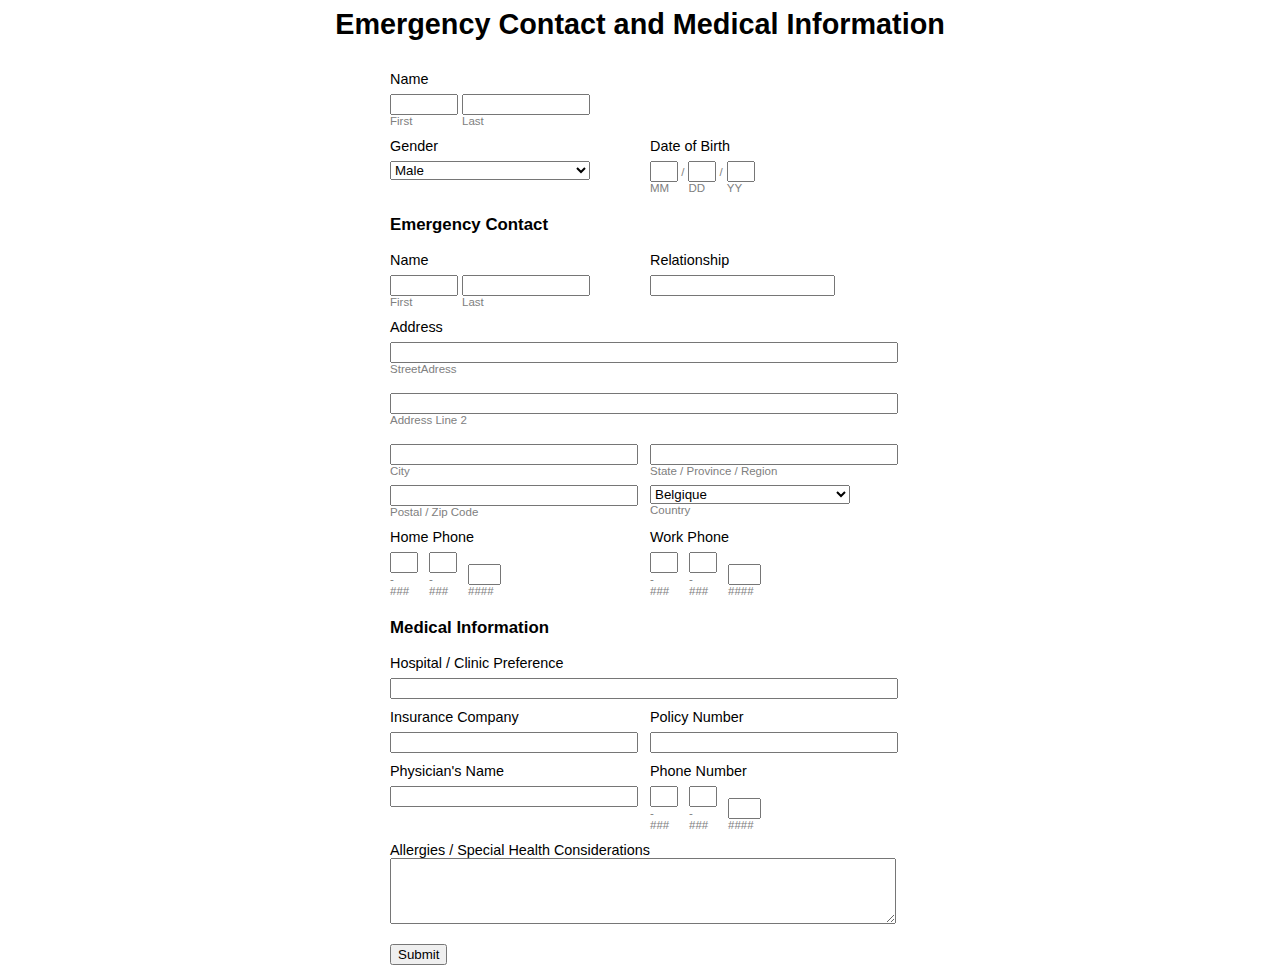
<file: 0.form-medical-information/index.html>
<!DOCTYPE html>
<html>
<head>
	<title>zero</title>
	<link rel="stylesheet" type="text/css" href="assets/style.css">
</head>
<body>
	<div class="content">

		<h1>Emergency Contact and Medical Information</h1>
		<form>
			<div class="form-div">
				<div class="row">
					<div class="col-1">
						<div class="form-group">
							<div class="form-group-title">Name</div>
							<label class="length-1">
								<input id="firstName" name="firstName">
								<p>First</p>
							</label>
							<label class="length-2">
								<input id="lastName" name="lastName">
								<p>Last</p>
							</label>
						</div>
					</div>
				</div>

			<div class="row">
				<div class="col-1">
					<div class="form-group">
						<div class="form-group-title">Gender</div>
						<label>
							<select id="gender" name="gender">
								<option value="Male">Male</option>
								<option value="Female">Female</option>
							</select>
						</label>
					</div>
				</div>
				
				<div class="col-1">
					<div class="form-group">
					<div class="form-group-title">Date of Birth</div>
						<label>
							<input id="dateMonth" name="dateMonth"> /
							<p>MM</p>
						</label>
						<label>
							<input id="dateDay" name="dateDay"> /
							<p>DD</p>
						</label>
						<label>
							<input id="dateYear" name="dateYear">
							<p>YY</p>
						</label>
					</div>
				</div>
			</div>
			<div class="form-div">

			</div>

			<div class="form-div">
				<h3>Emergency Contact</h3>
				<div class="row">
					<div class="col-1">
						<div class="form-group">
							<div class="form-group-title">Name</div>
							<label>
								<input id="firstName" name="firstName">
								<p>First</p>
							</label>
							<label>
								<input id="lastName" name="lastName">
								<p>Last</p>
							</label>
						</div>
					</div>

					<div class="col-1">
						<div class="form-group">
							<div class="form-group-title">Relationship</div>
							<label>
								<input id="relationship" name="relationship">
							</label>
						</div>
					</div>
				</div>

				<div class="row">
					<div class="col-2">
						<div class="form-group address">
							<div class="form-group-title">Address</div>
							<label>
								<input id="StreetAdress" name="StreetAdress">
								<p>StreetAdress</p>
							</label>
						</div>
					</div>
				</div>

				<div class="row">
					<div class="col-2">
						<div class="form-group address">
						<label>
							<input id="addressLine2" name="addressLine2">
							<p>Address Line 2</p>
						</label>
						</div>
					</div>
				</div>

				<div class="row">
					<div class="col-1">
						<div class="form-group address">
							<label>
								<input id="city" name="city">
								<p>City</p>
							</label>
							<label>
								<input id="postal" name="postal">
								<p>Postal / Zip Code</p>
							</label>
						</div>
					</div>
					<div class="col-1">
						<div class="form-group address">
							<label>
								<input id="state" name="state">
								<p>State / Province / Region</p>
							</label>
							<label>
								<select id="gender" name="gender">
									<option value="Belgique">Belgique</option>
									<option value="France">France</option>
								</select>
								<p>Country</p>
							</label>
						</div>
					</div>
				</div>
			
			<div class="row">
					<div class="col-1">
						<div class="form-group tel">
							<div class="form-group-title">Home Phone</div>
							<label>
								<input id="telHome1" name="telHome1"> - 
								<p>###</p>
							</label>
							<label>
								<input id="telHome2" name="telHome2"> - 
								<p>###</p>
							</label>
							<label>
								<input id="telHome3" name="telHome3">
								<p>####</p>
							</label>
						</div>
					</div>

					<div class="col-1">
						<div class="form-group tel">
							<div class="form-group-title">Work Phone</div>
							<label>
								<input id="telWork1" name="telHome1"> - 
								<p>###</p>
							</label>
							<label>
								<input id="telWork2" name="telHome2"> - 
								<p>###</p>
							</label>
							<label>
								<input id="telWork3" name="telHome3">
								<p>####</p>
							</label>
						</div>
					</div>
				</div>

			</div>

			<div class="form-div">
				<h3>Medical Information</h3>

				<div class="row">
					<div class="col-2">
						<div class="form-group address">
							<div class="form-group-title">Hospital / Clinic Preference</div>
							<label>
								<input id="StreetAdress" name="StreetAdress">
							</label>
						</div>
					</div>
				</div>

				<div class="row">
					<div class="col-1">
						<div class="form-group address">
							<div class="form-group-title">Insurance Company</div>
							<label>
								<input id="StreetAdress" name="StreetAdress">
							</label>
						</div>
					</div>
					<div class="col-1">
						<div class="form-group address">
							<div class="form-group-title">Policy Number</div>
							<label>
								<input id="StreetAdress" name="StreetAdress">
							</label>
						</div>
					</div>
				</div>

				<div class="row">
					<div class="col-1">
						<div class="form-group address">
							<div class="form-group-title">Physician's Name</div>
							<label>
								<input id="StreetAdress" name="StreetAdress">
							</label>
						</div>
					</div>
					<div class="col-1">
						<div class="form-group tel">
							<div class="form-group-title">Phone Number</div>
							<label>
								<input id="telWork1" name="telHome1"> - 
								<p>###</p>
							</label>
							<label>
								<input id="telWork2" name="telHome2"> - 
								<p>###</p>
							</label>
							<label>
								<input id="telWork3" name="telHome3">
								<p>####</p>
							</label>
						</div>
					</div>
				</div>

				<div class="row">
					<div class="col-2">
						<div class="form-group address">
							<div class="form-group-title">Allergies / Special Health Considerations</div>
							<label>
								<textarea name="allergies"> </textarea> 
							</label>
						</div>
					</div>
				</div>

				<div class="row">
					<div class="col-1">
						<input type="submit" value="Submit">
					</div>
				</div>

			</div>
			
		</form>
	</div>
</body>
</html>
</file>
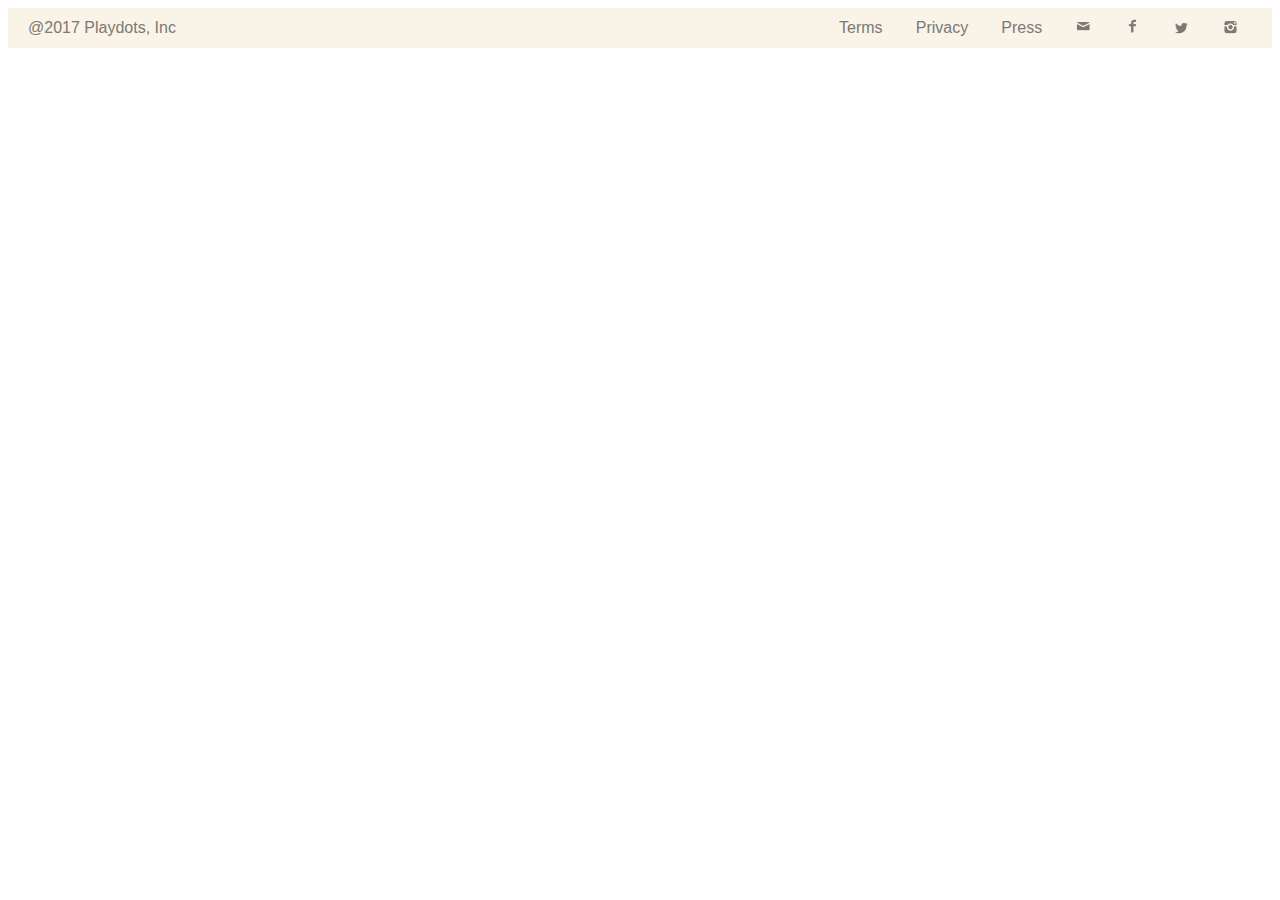
<file: 1.footer-social/index.html>
<!DOCTYPE html>
<html>
<head>
	<title>zero</title>
	<link rel="stylesheet" type="text/css" href="assets/style.css">
</head>
	<footer>
		<div>@2017 Playdots, Inc</div>
		<div>Terms</div>
		<div>Privacy</div>
		<div>Press</div>
		<div>
			<img src="mail.png" alt="">
		</div>
		<div>
			<img src="face.png" alt="">
		</div>
		<div>
			<img src="twit.png" alt="">
		</div>
		<div>
			<img src="insta.png" alt="">
		</div>
	</footer>
</html>
</file>
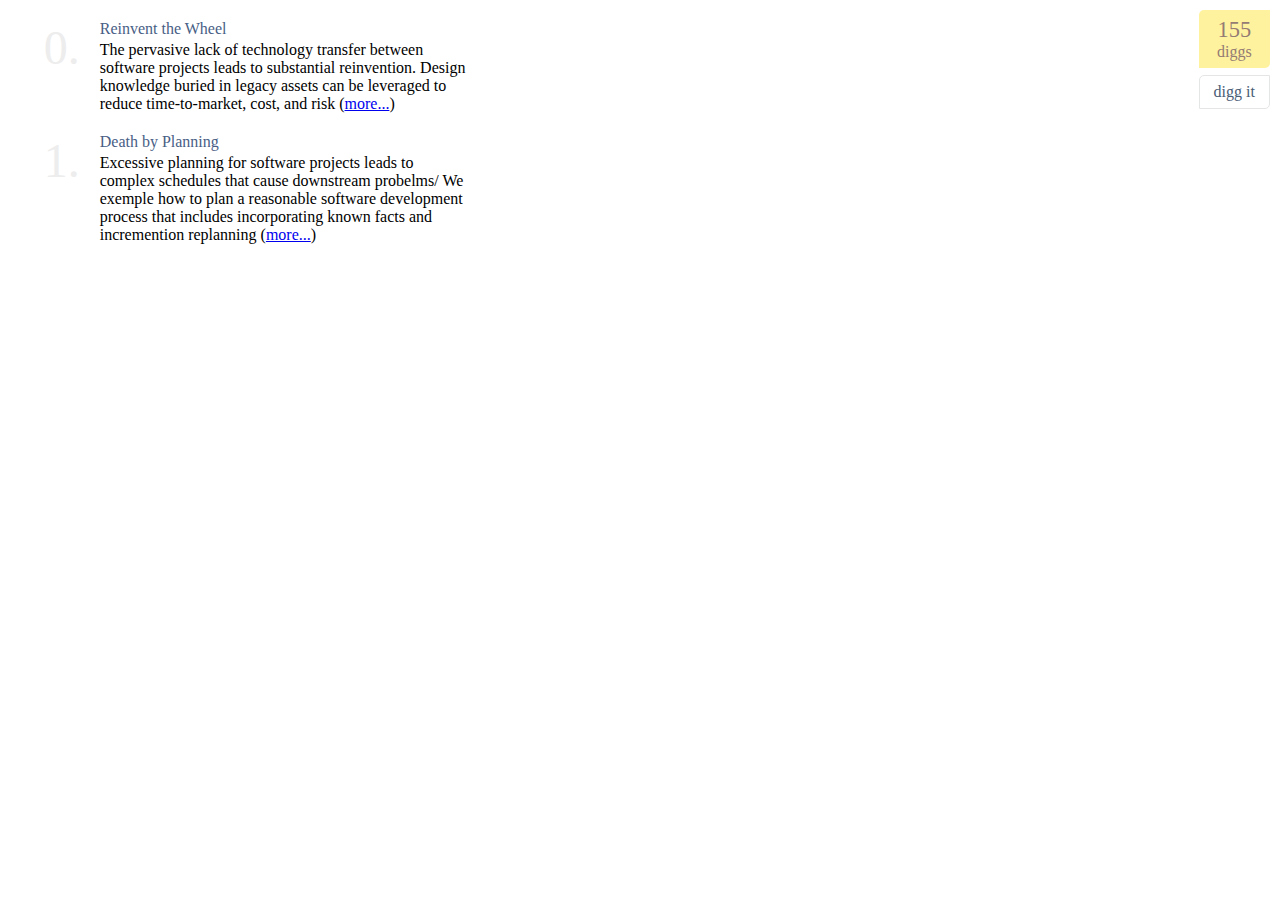
<file: 10.custom-numeric-counters/index.html>
<!DOCTYPE html>
<html lang="en">
<head>
	<meta charset="UTF-8">
	<title>diggs</title>
	<link rel="stylesheet" href="assets/style.css">
</head>
<body>
	<div class="diggs">
		<div class="numDiggs">
			<span class="num">155</span> diggs
		</div>
		<div class="button">digg it</div>
	</div>
	<div class="stories">
		<div class="story">
			<div class="numStory">0.</div>
			<div class="textStory">
				<div class="title">Reinvent the Wheel</div>
				<div class="synop">The pervasive lack of technology transfer between software projects leads to substantial reinvention. Design knowledge buried in legacy assets can be leveraged to reduce time-to-market, cost, and risk (<a href="#">more...</a>)</div>
			</div>
		</div>
		<div class="story">
			<div class="numStory">1.</div>
			<div class="textStory">
				<div class="title">Death by Planning</div>
				<div class="synop">Excessive planning for software projects leads to complex schedules that cause downstream probelms/ We exemple how to plan a reasonable software development process that includes incorporating known facts and incremention replanning (<a href="#">more...</a>)</div>
			</div>
		</div>
	</div>
	
</body>
</html>
</file>
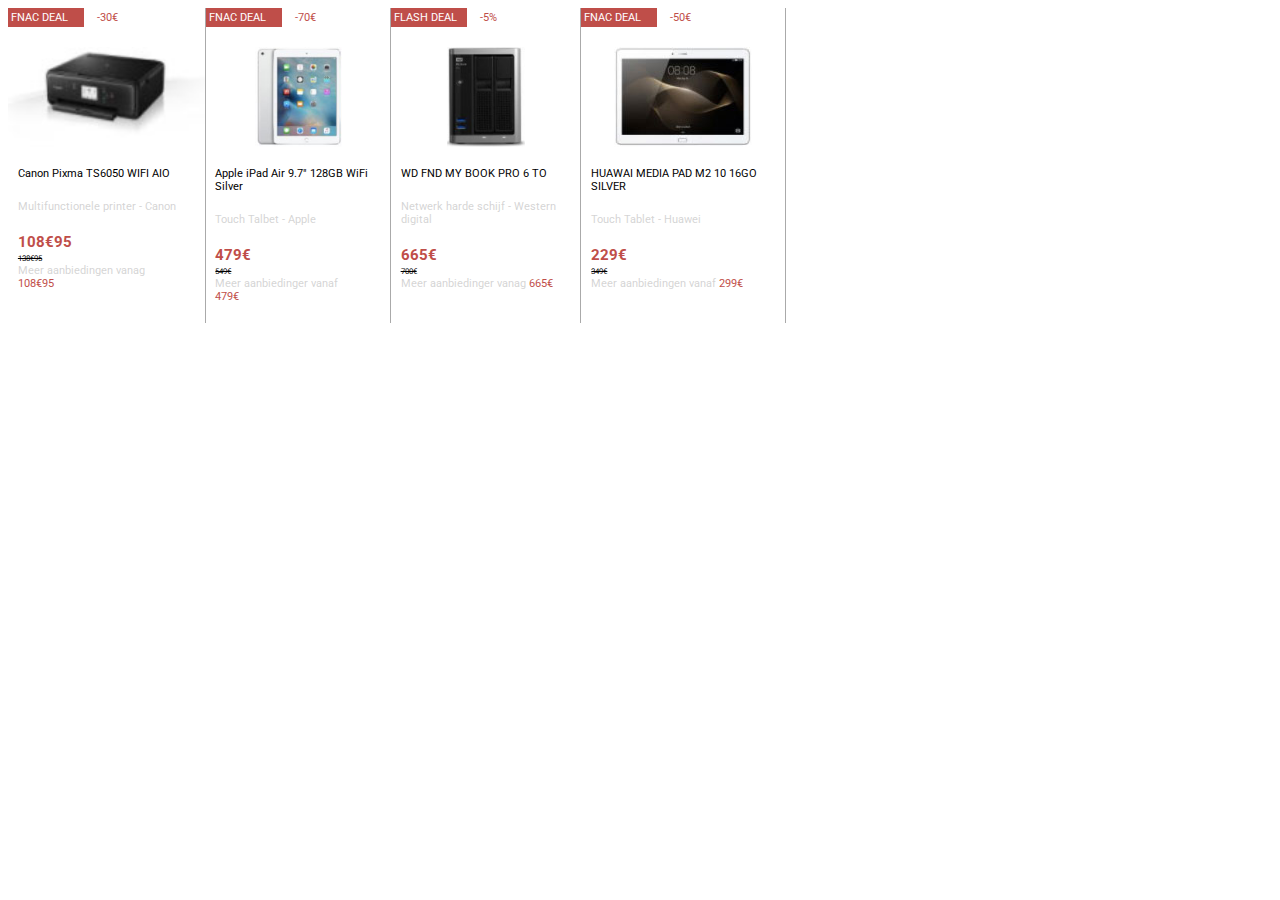
<file: 11.ecommerce-catalog/index.html>
<!DOCTYPE html>
<html lang="en">
<head>
	<meta charset="UTF-8">
	<title>amazon</title>
	<link href="https://fonts.googleapis.com/css?family=Roboto" rel="stylesheet">
	<link rel="stylesheet" href="assets/style.css">
</head>
<body>
	<div class="product">
		<div class="deal">
			<div class="fnacDeal">FNAC DEAL</div>
			<div class="reducPrice">-30€</div>
		</div>
		<div class="fiche">
			<div class="pic">
				<img src="printer.jpg" alt="" class="pic">
			</div>
			<div class="name">Canon Pixma TS6050 WIFI AIO</div>
			<div class="description">Multifunctionele printer - Canon</div>
			<div class="price">
				<div class="priceRow1">
					<span class="reduc">108€95</span>
					<div class="oldPrice">138€95</div>
				</div>
				<div class="comment">Meer aanbiedingen vanag <span class="price">108€95</span></div>
			</div>
		</div>
	</div>
	<div class="product">
		<div class="deal">
			<div class="fnacDeal">FNAC DEAL</div>
			<div class="reducPrice">-70€</div>
		</div>
		<div class="fiche">
			<div class="pic">
				<img src="tablet.jpg" alt="" class="pic">
			</div>
			<div class="name">Apple iPad Air 9.7" 128GB WiFi Silver</div>
			<div class="description">Touch Talbet - Apple</div>
			<div class="price">
				<div class="priceRow1">
					<span class="reduc">479€</span>
					<div class="oldPrice">549€</div>
				</div>
				<div class="comment">Meer aanbiedinger vanaf <span class="price">479€</span></div>
			</div>
		</div>
	</div>
	<div class="product">
		<div class="deal">
			<div class="fnacDeal">FLASH DEAL</div>
			<div class="reducPrice">-5%</div>
		</div>
		<div class="fiche">
			<div class="pic">
				<img src="harddrive.jpg" alt="" class="pic">
			</div>
			<div class="name">WD FND MY BOOK PRO 6 TO</div>
			<div class="description">Netwerk harde schijf - Western digital</div>
			<div class="price">
				<div class="priceRow1">
					<span class="reduc">665€</span>
					<div class="oldPrice">700€</div>
				</div>
				<div class="comment">Meer aanbiedinger vanag <span class="price">665€</span></div>
			</div>
		</div>
	</div>
	<div class="product">
		<div class="deal">
			<div class="fnacDeal">FNAC DEAL</div>
			<div class="reducPrice">-50€</div>
		</div>
		<div class="fiche">
			<div class="pic">
				<img src="tablet2.jpg" alt="" class="pic">
			</div>
			<div class="name">HUAWAI MEDIA PAD M2 10 16GO SILVER</div>
			<div class="description">Touch Tablet - Huawei</div>
			<div class="price">
				<div class="priceRow1">
					<span class="reduc">229€</span>
					<div class="oldPrice">349€</div>
				</div>
				<div class="comment">Meer aanbiedingen vanaf <span class="price">299€</span></div>
			</div>
		</div>
	</div>
</body>
</html>
</file>
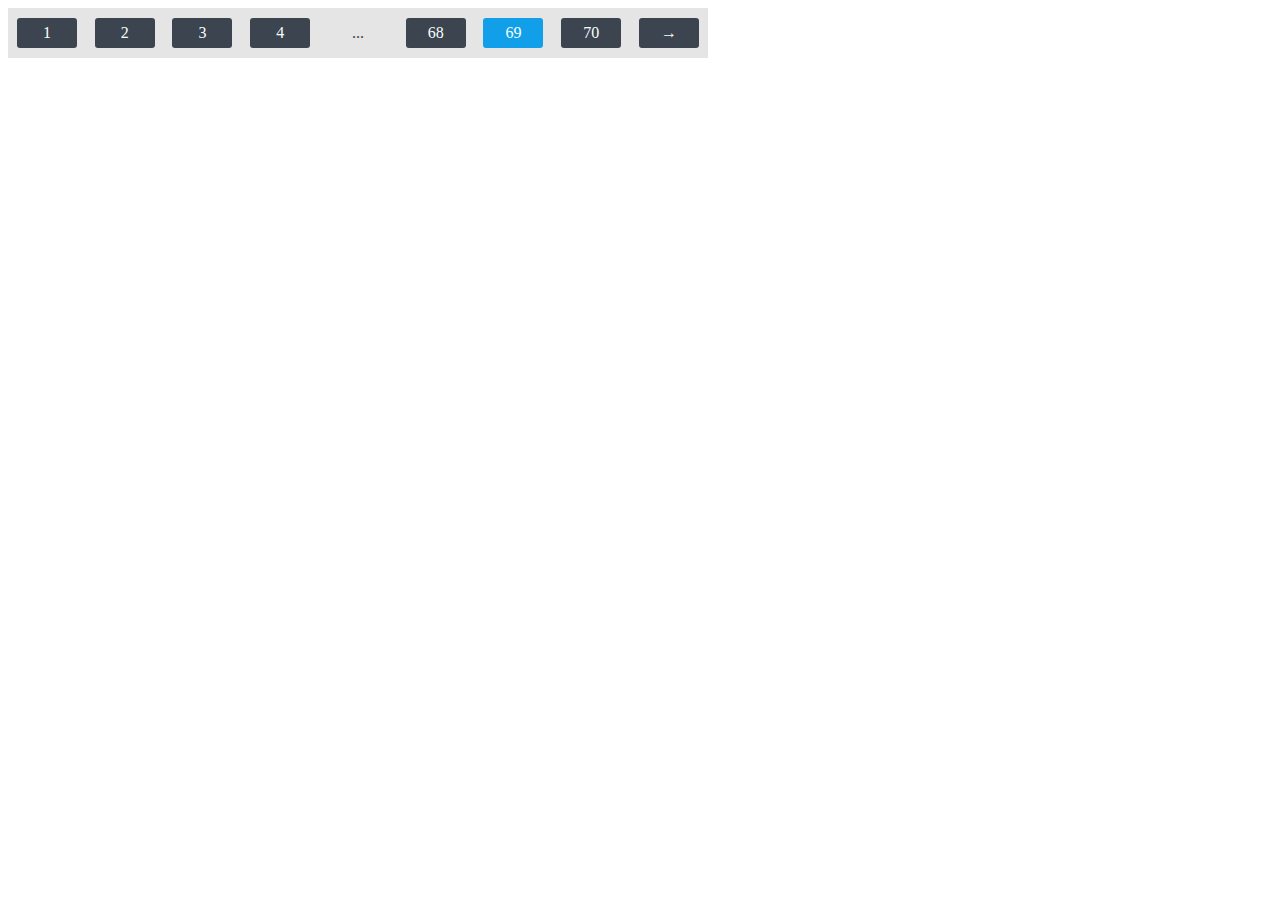
<file: 2.pagination/index.html>
<!DOCTYPE html>
<html>
<head>
	<title>zero</title>
	<link rel="stylesheet" type="text/css" href="assets/style.css">
</head>
	<footer>
		<div>1</div>
		<div>2</div>
		<div>3</div>
		<div>4</div>
		<div class="middle">...</div>
		<div>68</div>
		<div class="current">69</div>
		<div>70</div>
		<div> &rarr; </div>
	</footer>
</html>
</file>
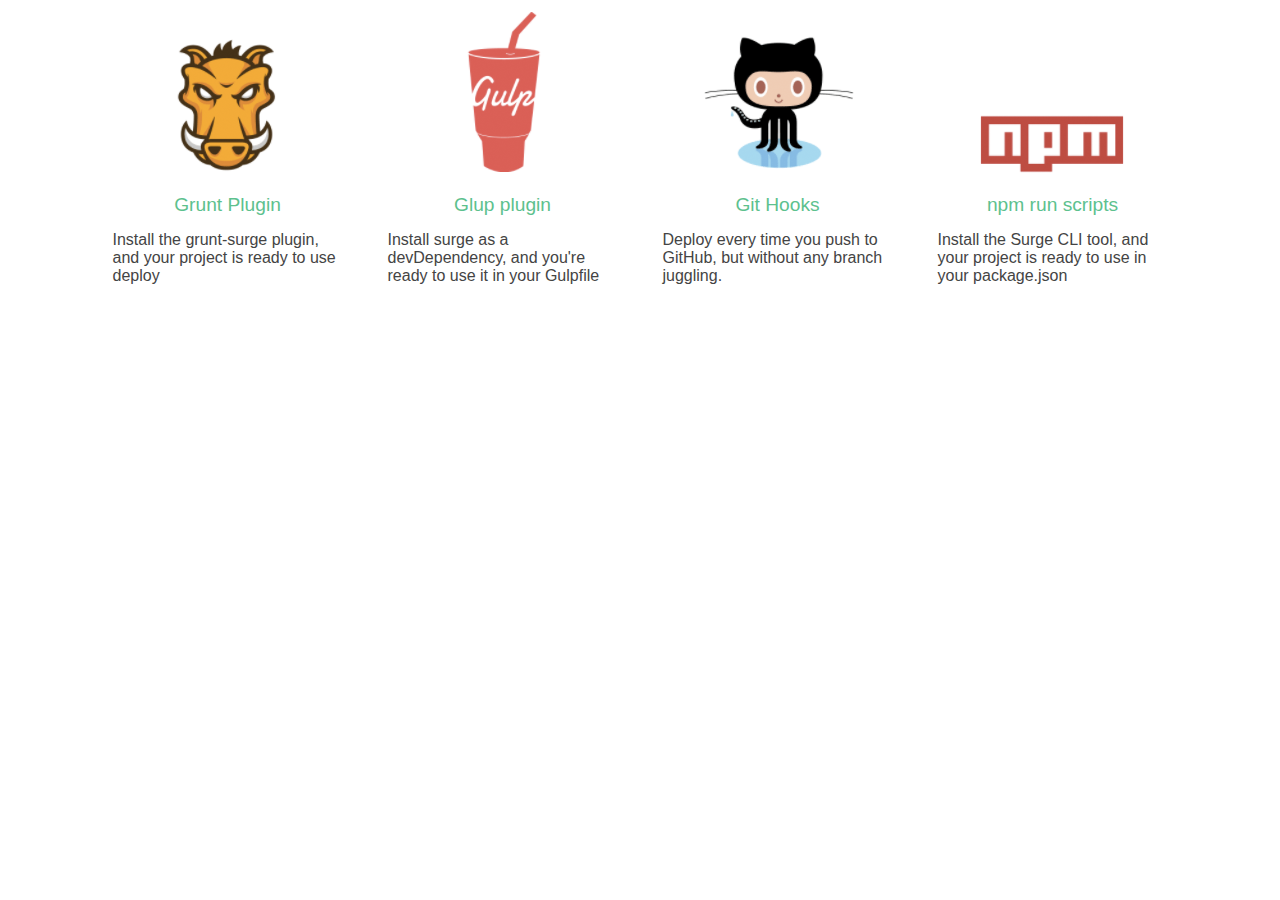
<file: 3.zone-benefits-grid/index.html>
<!DOCTYPE html>
<html>
<head>
	<title>zero</title>
	<link rel="stylesheet" type="text/css" href="assets/style.css">
</head>
	<div class="content">
		<div class="techno">
			<div class="logo">
				<img src="phaco.png">
			</div>
			<div class="name">
				Grunt Plugin
			</div>
			<div class="description">
				Install the <span class='code'>grunt-surge</span> plugin, and your project is ready to use <span class='code'>deploy</span>
			</div>
		</div>
		<div class="techno">
			<div class="logo">
				<img src="gulp.png">
			</div>
			<div class="name">
				Glup plugin
			</div>
			<div class="description">
				Install <span class='code'>surge</span> as a devDependency, and you're ready to use it in your Gulpfile
			</div>
		</div>
		<div class="techno">
			<div class="logo">
				<img src="octo.png">
			</div>
			<div class="name">
				Git Hooks
			</div>
			<div class="description">
				Deploy every time you <span class='code'>push</span> to GitHub, but without any branch juggling.
			</div>
		</div>
		<div class="techno">
			<div class="logo">
				<img src="npm.png">
			</div>
			<div class="name">
				npm run scripts
			</div>
			<div class="description">
				Install the Surge CLI tool, and your project is ready to use in your <span class='code'>package.json</span>
			</div>
		</div>
	</div>
</html>
</file>
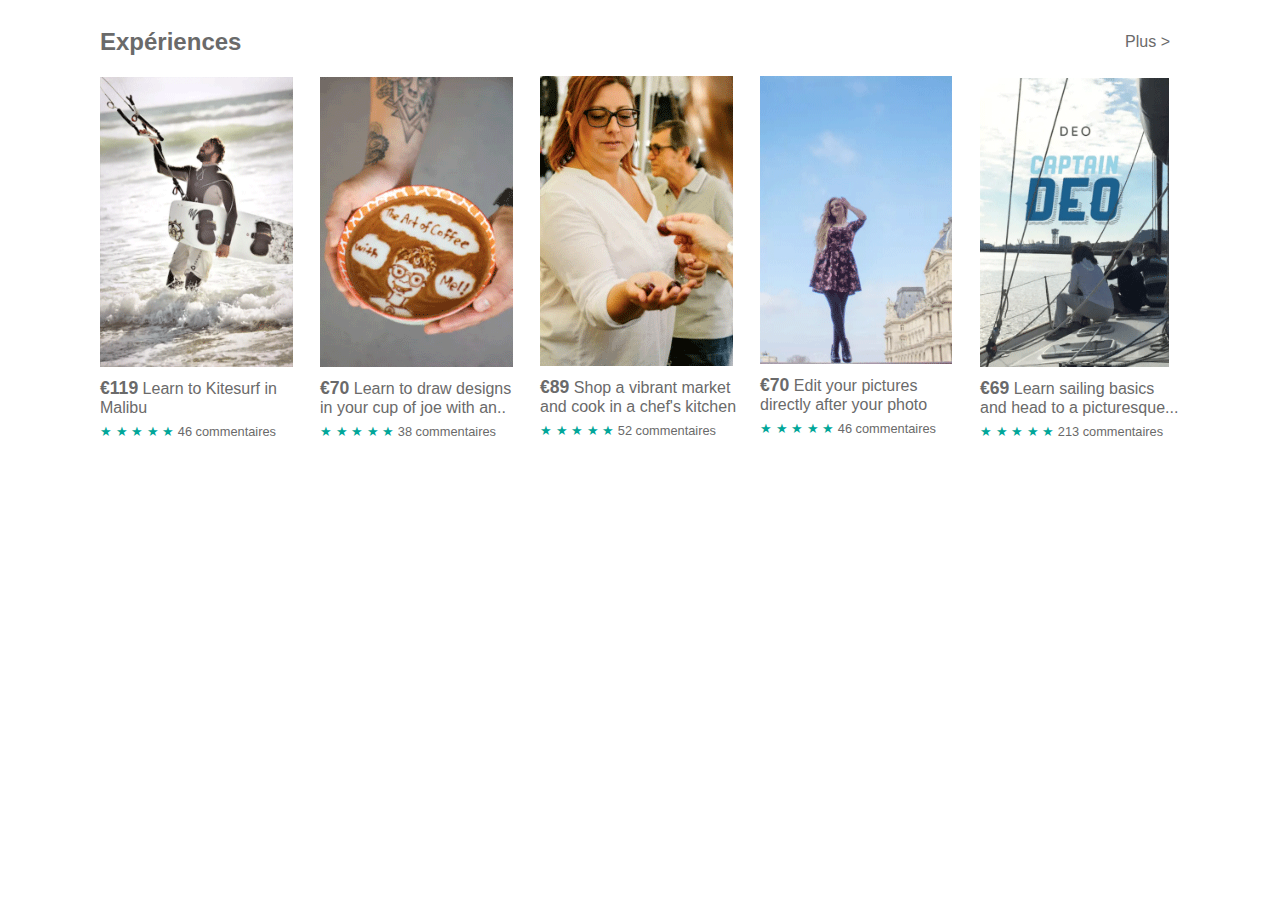
<file: 4.zone-cards/index.html>
<!DOCTYPE html>
<html>
<head>
	<title>zero</title>
	<link rel="stylesheet" type="text/css" href="assets/style.css">
</head>
	<div class="header">
		<h2>Expériences</h2>
		<div>Plus ></div>
	</div>
	<div class="content">
		<div class="vac">
			<div class="pic">
				<img src="kite.png">
			</div>
			<div class="description">
				<span class="price">€119</span>
				Learn to Kitesurf in Malibu
			</div>
			<div class="rating">
				<span class="stars"> &#x2605; &#x2605; &#x2605; &#x2605; &#x2605;
				</span>
				46 commentaires
			</div>
		</div>
		<div class="vac">
			<div class="pic">
				<img src="pie.png">
			</div>
			<div class="description">
				<span class="price">€70</span>
				Learn to draw designs in your cup of joe with an..
			</div>
			<div class="rating">
				<span class="stars"> &#x2605; &#x2605; &#x2605; &#x2605; &#x2605;
				</span>
				38 commentaires
			</div>
		</div>
		<div class="vac">
			<div class="pic">
				<img src="woman.png">
			</div>
			<div class="description">
				<span class="price">€89</span>
				Shop a vibrant market and cook in a chef's kitchen
			</div>
			<div class="rating">
				<span class="stars"> &#x2605; &#x2605; &#x2605; &#x2605; &#x2605;
				</span>
				52 commentaires
			</div>
		</div>
		<div class="vac">
			<div class="pic">
				<img src="sky.png">
			</div>
			<div class="description">
				<span class="price">€70</span>
				Edit your pictures directly after your photo
			</div>
			<div class="rating">
				<span class="stars"> &#x2605; &#x2605; &#x2605; &#x2605; &#x2605;
				</span>
				46 commentaires
			</div>
		</div>
		<div class="vac">
			<div class="pic">
				<img src="sail.png">
			</div>
			<div class="description">
				<span class="price">€69</span>
				Learn sailing basics and head to a picturesque...
			</div>
			<div class="rating">
				<span class="stars"> &#x2605; &#x2605; &#x2605; &#x2605; &#x2605;
				</span>
				213 commentaires
			</div>
		</div>
		<div class="blank"></div>
		<div class="blank"></div>
		<div class="blank"></div>
		<div class="blank"></div>
		<div class="blank"></div>

	</div>
</html>
</file>
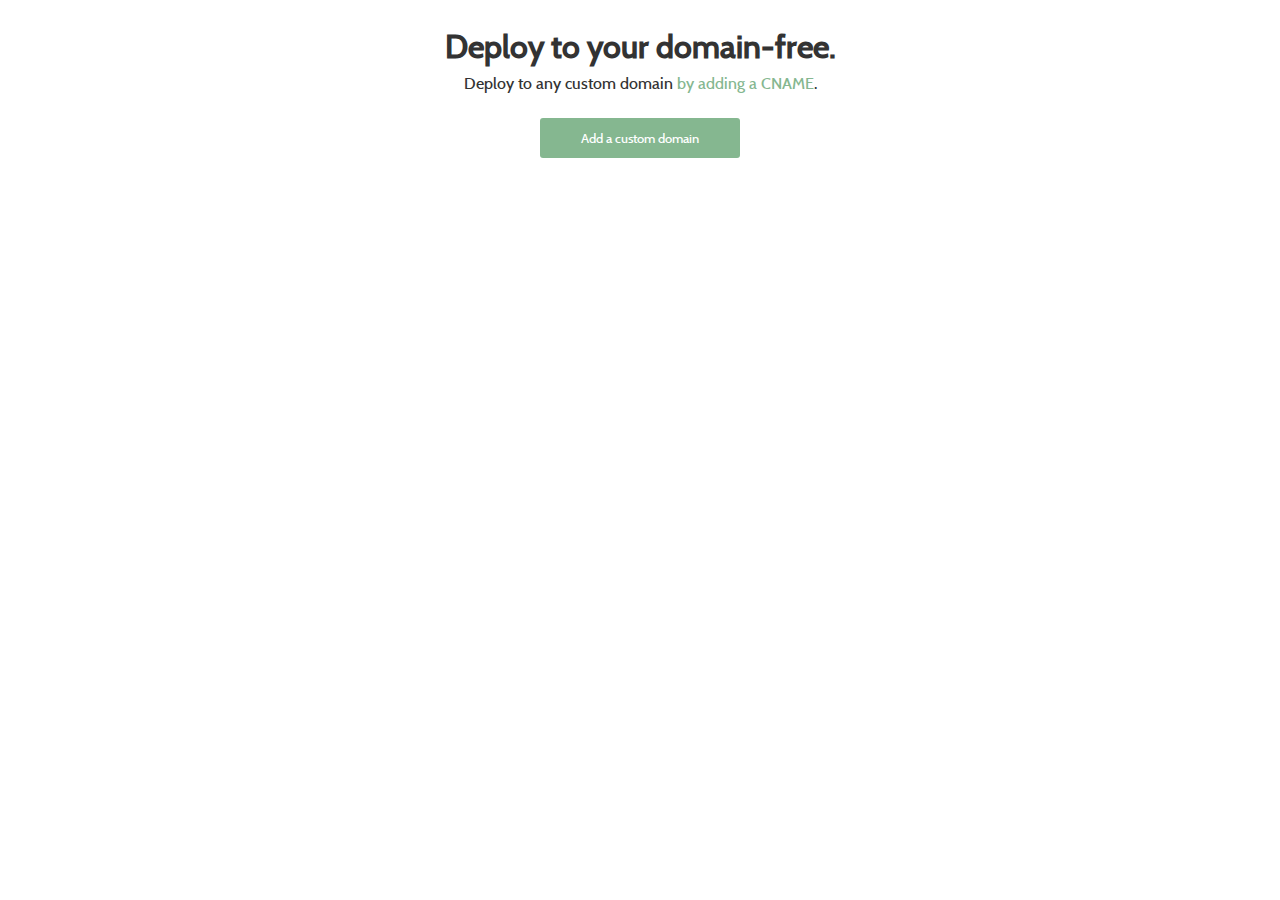
<file: 5.zone-CTA/index.html>
<!DOCTYPE html>
<html lang="en">
<head>
	<meta charset="UTF-8">
	<link rel="stylesheet" type="text/css" href="assets/style.css">
	<title>Document</title>
</head>
<body>
	<header>
		<h2>Deploy to your domain-free.</h2>
		<p>Deploy to any custom domain <span>by adding a CNAME</span>.</p>
		<div>Add a custom domain</div>
	</header>

	
</body>
</html>
</file>
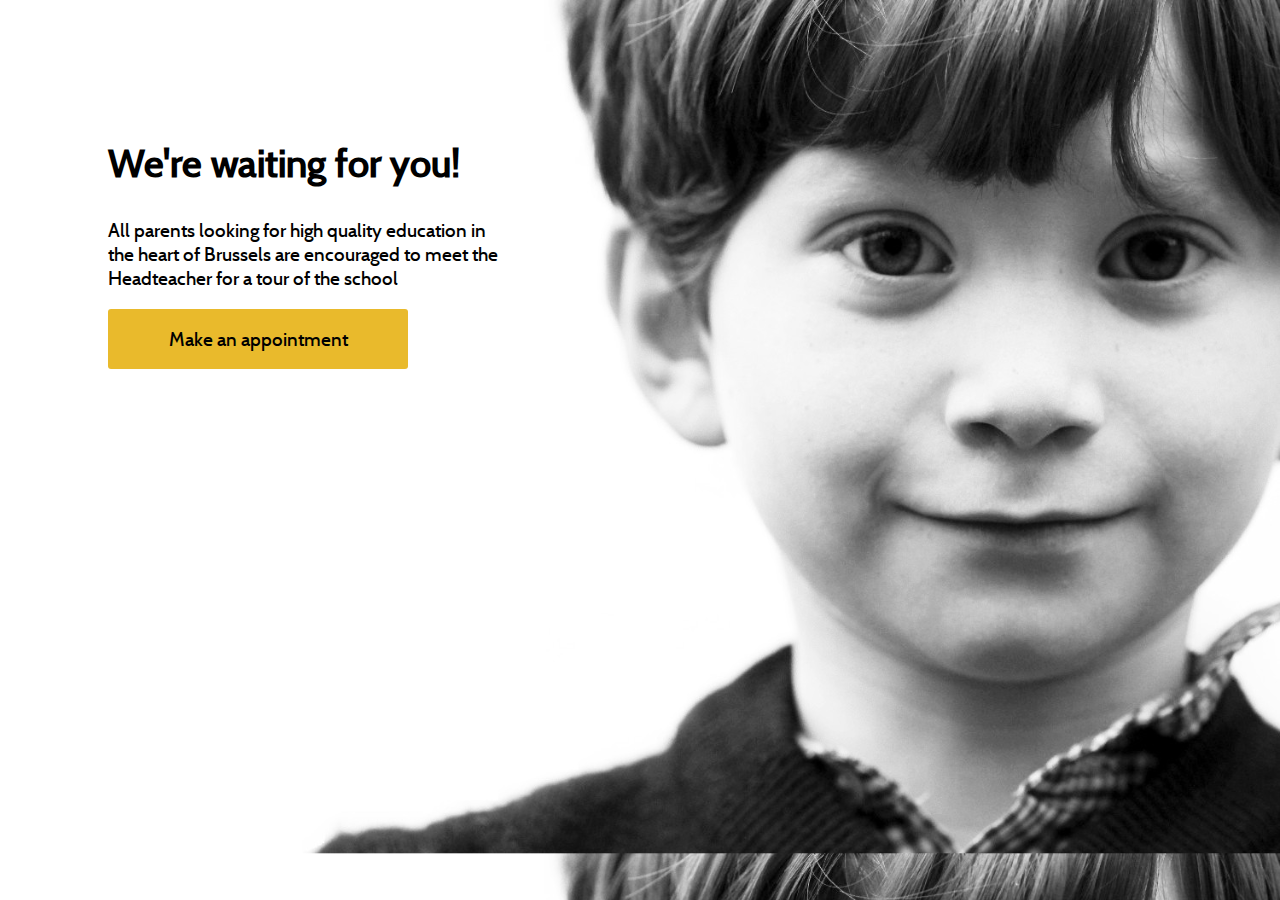
<file: 6.zone-hero/index.html>
<!DOCTYPE html>
<html lang="en">
<head>
	<meta charset="UTF-8">
	<link rel="stylesheet" type="text/css" href="assets/style.css">
	<title>Waiting</title>
</head>
<body>
	<div class="texte">
		<header>
			<h2>We're waiting for you!</h2>
			<p>All parents looking for high quality education in the heart of Brussels are encouraged to meet the Headteacher for a tour of the school
			</p>
			<div class="button">Make an appointment</div>
		</header>
	</div>
</body>
</html>
</file>
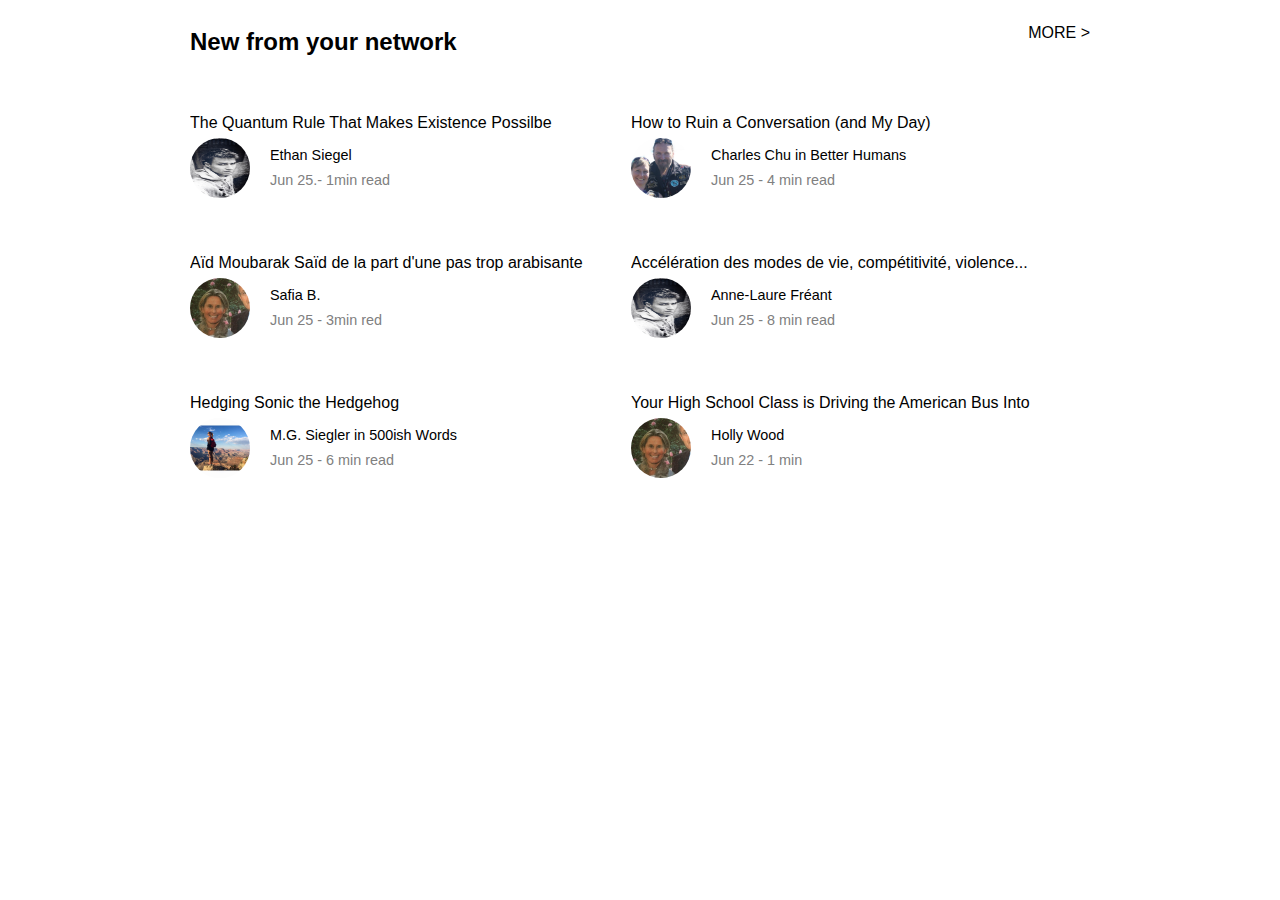
<file: 8.zone-related-links/index.html>
<!DOCTYPE html>
<html lang="en">
<head>
	<meta charset="UTF-8">
	<link rel="stylesheet" type="text/css" href="assets/style.css">
	<title>News</title>
</head>
<body>
	<header>
		<h2>New from your network</h2>
		<p>MORE ></p>
	</header>
	<div class="content">
		<div class="col">
			<div class="post">
				<div class="titre">The Quantum Rule That Makes Existence Possilbe</div>
				<div>
					<div class="image">
						<img src="1.jpg" alt="">
					</div>					<div class="author">Ethan Siegel</div>
					<div class="date">Jun 25.- 1min read</div>
				</div>
			</div>
			<div class="post">
				<div class="titre">Aïd Moubarak Saïd de la part d'une pas trop arabisante</div>
				<div>
					<div class="image">
						<img src="2.jpg" alt="">
					</div>					<div class="author">Safia B.</div>
					<div class="date">Jun 25 - 3min red</div>
				</div>
			</div>
			<div class="post">
				<div class="titre">Hedging Sonic the Hedgehog</div>
				<div>
					<div class="image">
						<img src="3.jpg" alt="">
					</div>					<div class="author">M.G. Siegler in 500ish Words</div>
					<div class="date">Jun 25 - 6 min read</div>
				</div>
			</div>
		</div>
		<div class="col">
			<div class="post">
				<div class="titre">How to Ruin a Conversation (and My Day)</div>
				<div>
					<div class="image">
						<img src="4.jpg" alt="">
					</div>					<div class="author">Charles Chu in Better Humans</div>
					<div class="date">Jun 25 - 4 min read</div>
				</div>
			</div>
			<div class="post">
				<div class="titre">Accélération des modes de vie, compétitivité, violence...</div>
				<div>
					<div class="image">
						<img src="1.jpg" alt="">
					</div>
						<div class="author">Anne-Laure Fréant</div>
						<div class="date">Jun 25 - 8 min read</div>
				</div>
			</div>
			<div class="post">
				<div class="titre">Your High School Class is Driving the American Bus Into Shitriver</div>
				<div>
					<div class="image">
						<img src="2.jpg" alt="">
					</div>
					<div class="author">Holly Wood</div>
					<div class="date">Jun 22 - 1 min</div>
				</div>
			</div>
		</div>
	</div>
</body>
</html>
</file>
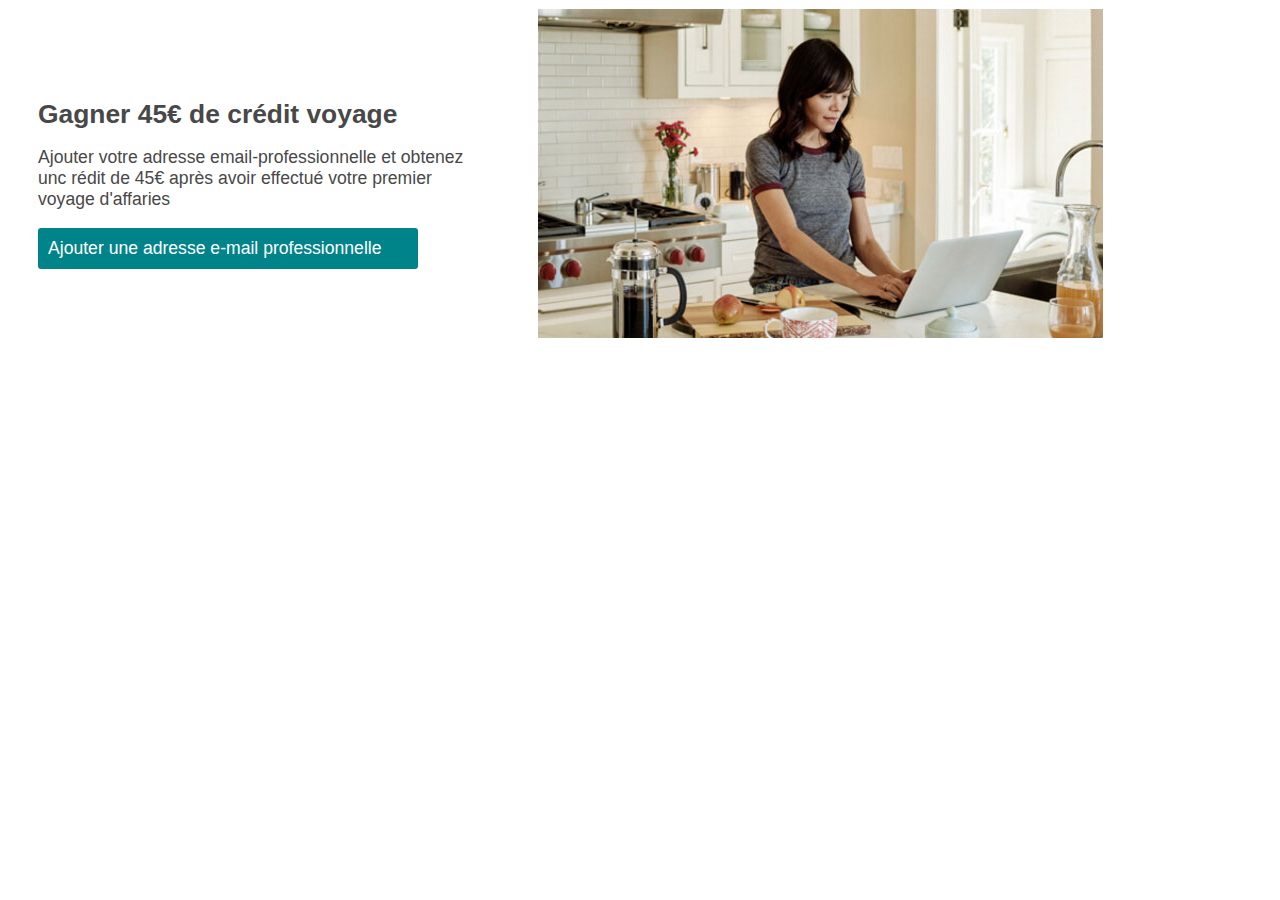
<file: 9.zone-story-img+text/index.html>
<!DOCTYPE html>
<html lang="en">
<head>
	<meta charset="UTF-8">
	<title>Cuisine</title>
	<link rel="stylesheet" type="text/css" href="assets/style.css">
</head>
<body>
	<div class="description">
		<h1>Gagner 45€ de crédit voyage</h1>
		<p>Ajouter votre adresse email-professionnelle et obtenez unc rédit de 45€ après avoir effectué votre premier voyage d'affaries</p>
		<div class="button">Ajouter une adresse e-mail professionnelle</div>
	</div>
	<div class="picture">
		<img src="cuisine.jpg">
	</div>
</body>
</html>
</file>
<file: 0.form-medical-information/assets/style.css>
body {
  font-family: sans-serif;
  font-size: 0.9em; }

h1 {
  display: block;
  margin: auto;
  text-align: center;
  margin-bottom: 30px; }

h3 {
  margin-top: 20px; }

.form-div {
  display: block;
  width: 500px;
  margin: auto;
  vertical-align: top; }

.col-1 {
  width: 48%; }

.col-2 {
  width: 100%; }

.row {
  margin-top: 10px;
  display: -webkit-box;
  display: -ms-flexbox;
  display: flex;
  -webkit-box-pack: justify;
      -ms-flex-pack: justify;
          justify-content: space-between; }

label {
  display: inline-block;
  color: grey;
  font-size: 0.8em; }

input, select {
  margin-top: 7px; }

.form-group {
  position: relative;
  top: 0px; }

#firstName {
  width: 60px; }

#lastName {
  width: 120px; }

#gender {
  width: 200px; }

#dateDay, #dateMonth, #dateYear {
  width: 20px; }

.address label {
  width: 100%; }
  .address label input {
    width: 100%; }

.tel label {
  width: 35px; }
  .tel label input {
    width: 20px; }

#telHome3, #telWork3 {
  width: 25px; }

textarea {
  width: 100%;
  min-height: 60px; }

p {
  margin: 0px; }

/*# sourceMappingURL=style.css.map */
</file>
<file: 1.footer-social/assets/style.css>
footer {
  background-color: #f9f3e8;
  color: #7c7974;
  font-family: sans-serif;
  height: 40px;
  display: -webkit-box;
  display: -ms-flexbox;
  display: flex;
  -ms-flex-pack: distribute;
      justify-content: space-around;
  -webkit-box-align: center;
      -ms-flex-align: center;
          align-items: center; }

div, img {
  -webkit-box-flex: 1;
      -ms-flex-positive: 1;
          flex-grow: 1; }

div:first-child {
  padding-left: 20px;
  -webkit-box-flex: 20;
      -ms-flex-positive: 20;
          flex-grow: 20; }

/*# sourceMappingURL=style.css.map */
</file>
<file: 10.custom-numeric-counters/assets/style.css>
body {
  max-width: 500px; }

.diggs {
  position: absolute;
  width: 71.42857px;
  height: 300px;
  right: 10px;
  top: 10px;
  text-align: center; }
  .diggs .numDiggs {
    padding: 7px;
    border-radius: 5px 0px 5px 0px;
    color: #947b74;
    background-color: #fef29e;
    margin-bottom: 7px; }
    .diggs .numDiggs span {
      font-size: 1.4em; }
  .diggs .button {
    padding: 7px;
    border-radius: 5px 0px 5px 0px;
    border: 1px solid #e4e6e5;
    color: #495d75; }

.stories {
  margin: auto;
  width: 428.57143px; }

.story {
  display: flex;
  margin-top: 20px; }
  .story .numStory {
    color: #ededed;
    font-size: 3em;
    margin-right: 20px; }
  .story .textStory .title {
    color: #485e85;
    margin-bottom: 3px; }

/*# sourceMappingURL=style.css.map */
</file>
<file: 11.ecommerce-catalog/assets/style.css>
body {
  display: flex;
  justify-content: stretch;
  min-width: 900px;
  font-family: 'Roboto'; }

.product {
  display: flex;
  flex-direction: column;
  border-right: 1px solid #aaaaaa;
  font-size: 0.7em; }
  .product .deal {
    width: 100%;
    display: flex;
    flex-direction: row;
    margin-bottom: 20px; }
    .product .deal .fnacDeal {
      padding: 3px;
      width: 70px;
      background-color: #bf4e49;
      color: white; }
    .product .deal .reducPrice {
      color: #bf4e49;
      padding: 3px;
      margin-left: 10px;
      width: 30px; }
  .product .fiche {
    display: flex;
    flex-direction: column;
    align-items: center; }
    .product .fiche .pic {
      width: auto;
      height: 100px;
      margin-bottom: 20px; }
    .product .fiche div {
      width: 90%; }
    .product .fiche .name {
      margin-bottom: 20px; }
    .product .fiche .description, .product .fiche .comment {
      color: rgba(170, 170, 170, 0.5);
      margin-bottom: 20px; }
    .product .fiche .priceRow1 * {
      display: inline-block; }
    .product .fiche .reduc {
      font-size: 1.3em;
      font-weight: bold; }
    .product .fiche .oldPrice {
      display: inline-block;
      font-size: 0.7em;
      color: black;
      text-decoration: line-through; }
  .product .price {
    color: #bf4e49; }

/*# sourceMappingURL=style.css.map */
</file>
<file: 2.pagination/assets/style.css>
footer {
  width: 700px;
  height: 50px;
  box-model: border-box;
  display: -webkit-box;
  display: -ms-flexbox;
  display: flex;
  -webkit-box-align: center;
      -ms-flex-align: center;
          align-items: center;
  -ms-flex-pack: distribute;
      justify-content: space-around;
  background-color: #e5e5e5; }

div {
  width: 60px;
  height: 30px;
  background-color: #3b444f;
  color: #f9ffff;
  border-radius: 3px;
  vertical-align: text-bottom;
  text-align: center;
  display: -webkit-box;
  display: -ms-flexbox;
  display: flex;
  -webkit-box-orient: vertical;
  -webkit-box-direction: normal;
      -ms-flex-direction: column;
          flex-direction: column;
  -webkit-box-pack: center;
      -ms-flex-pack: center;
          justify-content: center; }

.current {
  background-color: #129fea; }

.middle {
  color: #3b444f;
  background-color: #e5e5e5; }

/*# sourceMappingURL=style.css.map */
</file>
<file: 3.zone-benefits-grid/assets/style.css>
* {
  font-family: sans-serif; }

.content {
  display: -webkit-box;
  display: -ms-flexbox;
  display: flex;
  -ms-flex-pack: distribute;
      justify-content: space-around;
  max-width: 1100px;
  min-width: 500px;
  margin: auto; }

.techno {
  width: 230px;
  display: -webkit-box;
  display: -ms-flexbox;
  display: flex;
  -webkit-box-orient: vertical;
  -webkit-box-direction: normal;
      -ms-flex-direction: column;
          flex-direction: column;
  -webkit-box-pack: end;
      -ms-flex-pack: end;
          justify-content: flex-end;
  -webkit-box-align: center;
      -ms-flex-align: center;
          align-items: center;
  margin-right: 5px;
  margin-left: 5px; }

.name {
  color: #5dc18e;
  font-size: 1.2em;
  margin-top: 15px;
  margin-bottom: 15px; }

.description {
  color: #444444; }

/*# sourceMappingURL=style.css.map */
</file>
<file: 4.zone-cards/assets/style.css>
* {
  font-family: sans-serif;
  color: #6a6a6a; }

.header {
  display: -webkit-box;
  display: -ms-flexbox;
  display: flex;
  -webkit-box-pack: justify;
      -ms-flex-pack: justify;
          justify-content: space-between;
  -webkit-box-align: center;
      -ms-flex-align: center;
          align-items: center;
  margin: auto;
  max-width: 1100px;
  min-width: 500px; }

h2 {
  margin-left: 10px; }

.header div {
  margin-right: 20px; }

.pic {
  overflow: hidden; }

.vac {
  width: 200px; }

.price {
  font-weight: bold;
  font-size: 1.1em; }

.rating {
  font-size: 0.8em;
  margin-top: 7px; }

.description {
  margin-top: 7px; }

.content {
  display: -webkit-box;
  display: -ms-flexbox;
  display: flex;
  -ms-flex-wrap: wrap;
      flex-wrap: wrap;
  -ms-flex-pack: distribute;
      justify-content: space-around;
  max-width: 1100px;
  min-width: 500px;
  margin: auto; }

.stars {
  color: #00a699; }

.blank {
  height: 0px;
  width: 200px; }

/*# sourceMappingURL=style.css.map */
</file>
<file: 5.zone-CTA/assets/style.css>
@font-face {
  font-family: Cabin-Medium;
  src: url(Cabin-Medium.ttf); }
* {
  color: #333333;
  font-family: Cabin-Medium; }

header {
  text-align: center; }

h2 {
  margin-bottom: 0px;
  font-size: 2em; }

p {
  margin-top: 7px;
  margin-bottom: 25px; }

span {
  color: #85b790; }

div {
  background-color: #85b790;
  height: 40px;
  -webkit-box-shadow: 0px;
          box-shadow: 0px;
  width: 200px;
  margin: auto;
  display: -webkit-box;
  display: -ms-flexbox;
  display: flex;
  -webkit-box-pack: center;
      -ms-flex-pack: center;
          justify-content: center;
  -webkit-box-align: center;
      -ms-flex-align: center;
          align-items: center;
  color: white;
  font-size: 0.8em;
  border-radius: 3px; }

/*# sourceMappingURL=style.css.map */
</file>
<file: 6.zone-hero/assets/style.css>
@font-face {
  font-family: Cabin-Medium;
  src: url(Cabin-Medium.ttf); }
* {
  -webkit-box-sizing: border-box;
          box-sizing: border-box; }

body {
  background-image: url("../hero-image.jpg");
  background-size: cover;
  font-family: Cabin-medium; }

.texte {
  padding: 100px;
  width: 600px;
  font-size: 1.2em; }

h2 {
  font-size: 2em; }

div .button {
  background-color: #e9ba2c;
  width: 300px;
  height: 60px;
  display: -webkit-box;
  display: -ms-flexbox;
  display: flex;
  -webkit-box-pack: center;
      -ms-flex-pack: center;
          justify-content: center;
  -webkit-box-align: center;
      -ms-flex-align: center;
          align-items: center;
  border-radius: 3px; }

/*# sourceMappingURL=style.css.map */
</file>
<file: 8.zone-related-links/assets/style.css>
* {
  font-family: sans-serif;
  -webkit-box-sizing: border-box;
          box-sizing: border-box; }

header {
  display: -webkit-box;
  display: -ms-flexbox;
  display: flex;
  -webkit-box-pack: justify;
      -ms-flex-pack: justify;
          justify-content: space-between;
  height: 100px;
  width: 900px;
  margin: auto; }

.content {
  display: -webkit-box;
  display: -ms-flexbox;
  display: flex;
  width: 900px;
  margin: auto; }

.details {
  padding-left: 60px; }

.col {
  width: 49%; }

.post {
  height: 90px;
  margin-bottom: 50px; }

.titre {
  height: 30px;
  line-height: 30px;
  overflow: hidden; }

.titre + div {
  height: 60px;
  overflow: hidden; }

.image {
  width: 60px;
  height: 60px;
  border-radius: 100%;
  overflow: hidden;
  -webkit-box-pack: center;
      -ms-flex-pack: center;
          justify-content: center;
  float: left; }
  .image:after {
    clear: both; }

img {
  width: 100%;
  height: 100%; }

.author, .date {
  padding-top: 9px;
  padding-left: 80px;
  font-size: 0.9em; }

.date {
  color: grey; }

/*# sourceMappingURL=style.css.map */
</file>
<file: 9.zone-story-img+text/assets/style.css>
body {
  display: flex;
  align-items: center;
  font-family: sans-serif; }

.description {
  width: 450px;
  height: 100%;
  padding-left: 30px;
  padding-right: 50px;
  color: #484848;
  font-size: 1.1em; }

h1 {
  font-size: 1.5em; }

.button {
  background-color: #008489;
  color: white;
  width: 360px;
  padding: 10px;
  border-radius: 3px; }

.picture {
  height: 100%; }

/*# sourceMappingURL=style.css.map */
</file>
